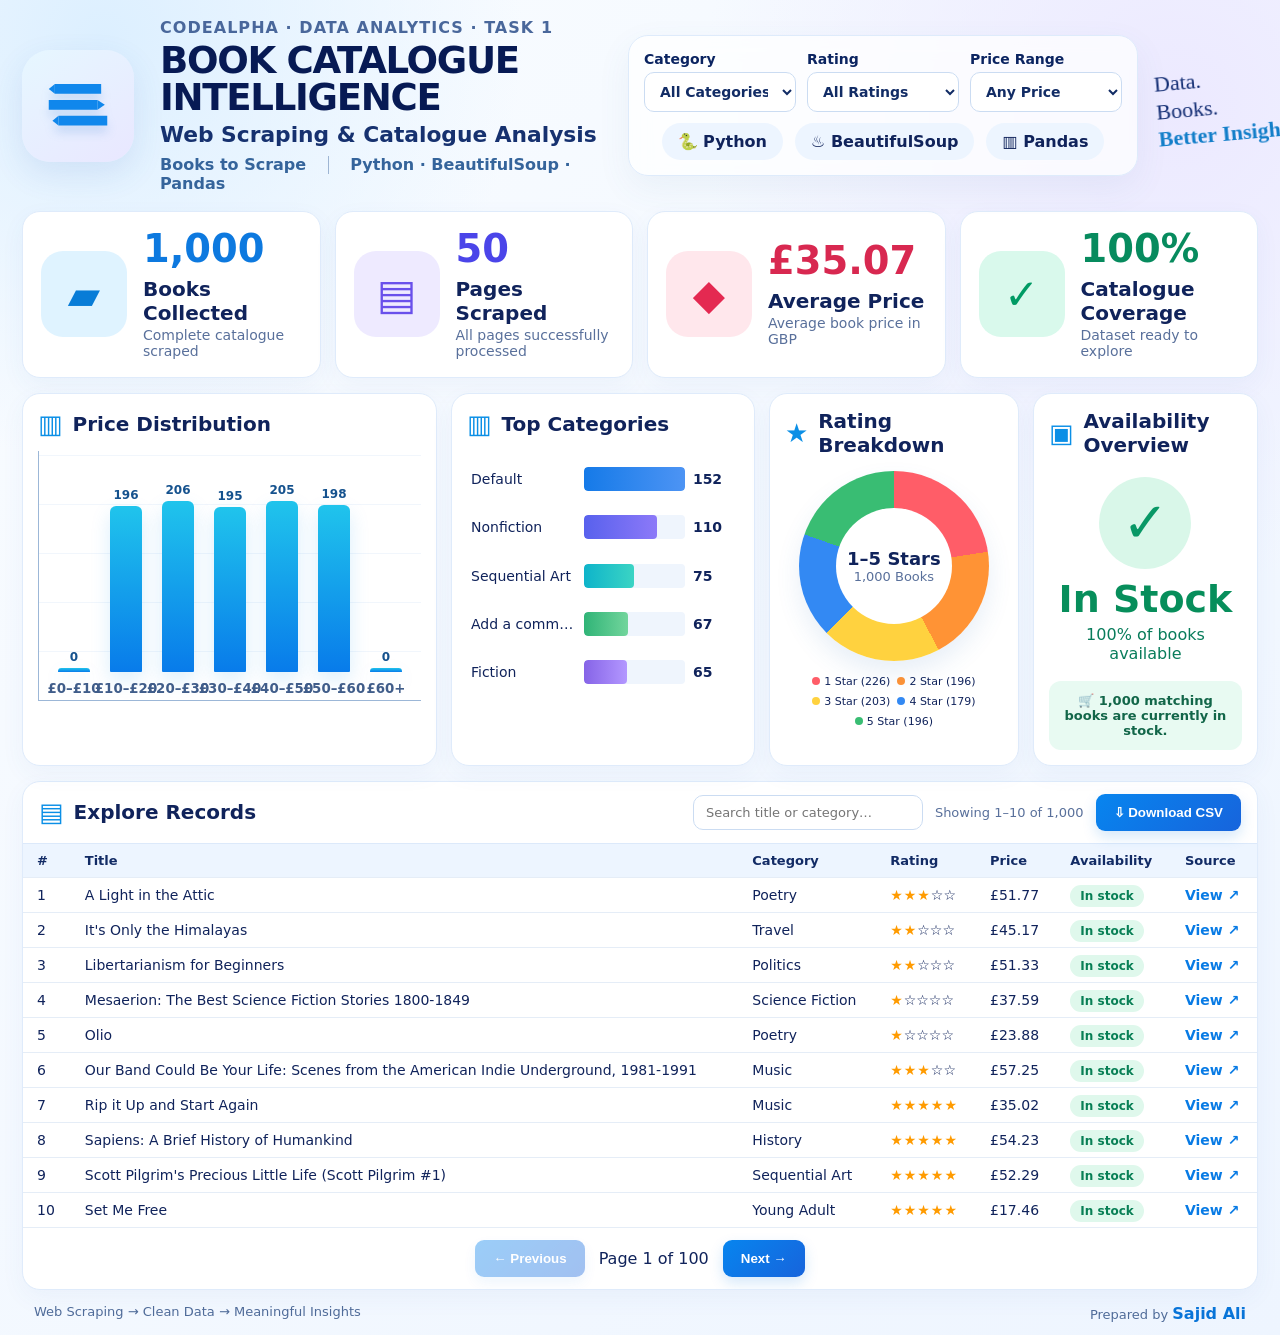
<file: index.html>
<!doctype html>
<html lang="en">
<head>
  <meta charset="utf-8">
  <meta name="viewport" content="width=device-width, initial-scale=1">
  <meta name="description" content="Interactive catalogue dashboard for CodeAlpha Data Analytics Task 1 — Web Scraping.">
  <title>Book Catalogue Intelligence | CodeAlpha Task 1</title>
  <link rel="stylesheet" href="dashboard/styles.css">
</head>
<body>
  <main class="dashboard-shell">
    <header class="topbar">
      <div class="brand-mark" aria-hidden="true">
        <svg viewBox="0 0 64 64"><path d="M13 14h38v8H13zM8 27h40v8H8zM16 40h40v8H16z"/><path d="M13 14l-5 4 5 4M48 27l6 4-6 4M16 40l-5 4 5 4"/></svg>
      </div>
      <section class="title-block">
        <p class="eyebrow">CODEALPHA · DATA ANALYTICS · TASK 1</p>
        <h1>BOOK CATALOGUE INTELLIGENCE</h1>
        <h2>Web Scraping &amp; Catalogue Analysis</h2>
        <p class="stack-line">Books to Scrape <span></span> Python · BeautifulSoup · Pandas</p>
      </section>
      <section class="filter-panel" aria-label="Dashboard filters">
        <label>Category<select id="categoryFilter"><option value="all">All Categories</option></select></label>
        <label>Rating<select id="ratingFilter"><option value="all">All Ratings</option><option value="5">5 Stars</option><option value="4">4 Stars</option><option value="3">3 Stars</option><option value="2">2 Stars</option><option value="1">1 Star</option></select></label>
        <label>Price Range<select id="priceFilter"><option value="all">Any Price</option><option value="0-20">Under £20</option><option value="20-40">£20–£40</option><option value="40-60">£40–£60</option><option value="60-999">£60+</option></select></label>
        <div class="tech-row"><span>🐍 Python</span><span>♨ BeautifulSoup</span><span>▥ Pandas</span></div>
      </section>
      <p class="motto">Data.<br>Books.<br><strong>Better Insights.</strong></p>
    </header>

    <section class="kpi-grid" aria-label="Catalogue summary">
      <article class="kpi"><div class="icon blue">▰</div><div><strong id="bookCount">1,000</strong><h3>Books Collected</h3><p>Complete catalogue scraped</p></div></article>
      <article class="kpi"><div class="icon violet">▤</div><div><strong id="pageCount">50</strong><h3>Pages Scraped</h3><p>All pages successfully processed</p></div></article>
      <article class="kpi"><div class="icon coral">◆</div><div><strong id="averagePrice">£35.07</strong><h3>Average Price</h3><p>Average book price in GBP</p></div></article>
      <article class="kpi"><div class="icon green">✓</div><div><strong id="coverage">100%</strong><h3>Catalogue Coverage</h3><p>Dataset ready to explore</p></div></article>
    </section>

    <section class="analytics-grid">
      <article class="panel price-panel">
        <div class="panel-title"><span class="mini-icon">▥</span><h3>Price Distribution</h3></div>
        <div id="priceChart" class="bar-chart vertical" aria-label="Price distribution chart"></div>
      </article>
      <article class="panel category-panel">
        <div class="panel-title"><span class="mini-icon">▥</span><h3>Top Categories</h3></div>
        <div id="categoryChart" class="bar-chart horizontal" aria-label="Top categories chart"></div>
      </article>
      <article class="panel rating-panel">
        <div class="panel-title"><span class="mini-icon">★</span><h3>Rating Breakdown</h3></div>
        <div class="donut-wrap"><div id="ratingDonut" class="donut"><div><strong>1–5 Stars</strong><span id="donutTotal">1,000 Books</span></div></div></div>
        <div id="ratingLegend" class="legend"></div>
      </article>
      <article class="panel stock-panel">
        <div class="panel-title"><span class="mini-icon">▣</span><h3>Availability Overview</h3></div>
        <div class="stock-check">✓</div><strong>In Stock</strong><p id="stockPercent">100% of books available</p>
        <div class="stock-note">🛒 <span id="stockNote">All 1,000 books in the catalogue are currently in stock.</span></div>
      </article>
    </section>

    <section class="records panel">
      <div class="records-head">
        <div class="panel-title"><span class="mini-icon">▤</span><h3>Explore Records</h3></div>
        <div class="records-actions"><input id="searchInput" type="search" placeholder="Search title or category…" aria-label="Search catalogue"><span id="recordSummary">Showing 1–10 of 1,000</span><button id="downloadBtn">⇩ Download CSV</button></div>
      </div>
      <div class="table-wrap">
        <table><thead><tr><th>#</th><th>Title</th><th>Category</th><th>Rating</th><th>Price</th><th>Availability</th><th>Source</th></tr></thead><tbody id="bookTable"></tbody></table>
      </div>
      <div class="pagination"><button id="prevPage">← Previous</button><span id="pageLabel">Page 1</span><button id="nextPage">Next →</button></div>
    </section>

    <footer><span>Web Scraping → Clean Data → Meaningful Insights</span><span>Prepared by <strong>Sajid Ali</strong></span></footer>
  </main>
  <script src="dashboard/data.js"></script>
  <script src="dashboard/app.js"></script>
</body>
</html>
</file>
<file: dashboard/styles.css>
:root{--navy:#071a54;--blue:#087bf0;--cyan:#21c7ed;--violet:#6655ed;--green:#0aa76d;--coral:#e42e55;--ink:#10235b;--muted:#59709b;--line:#dce9fa;--card:#fff;--bg:#f3f8ff}*{box-sizing:border-box}html{font-family:Inter,ui-sans-serif,system-ui,-apple-system,"Segoe UI",sans-serif;color:var(--ink);background:var(--bg)}body{margin:0;background:radial-gradient(circle at 8% 3%,#dcefff 0,transparent 24%),radial-gradient(circle at 92% 8%,#ece9ff 0,transparent 28%),linear-gradient(135deg,#f9fcff,#eef5ff);min-height:100vh}.dashboard-shell{width:min(1880px,100%);margin:auto;padding:18px 22px 12px}.topbar{display:grid;grid-template-columns:120px minmax(450px,1fr) minmax(510px,.82fr) 155px;gap:18px;align-items:center;padding-bottom:18px}.brand-mark{width:112px;height:112px;border-radius:28px;background:linear-gradient(145deg,#e6f7ff,#e9e7ff);display:grid;place-items:center;box-shadow:0 12px 32px #376fba1f}.brand-mark svg{width:78px;fill:#1087ec;filter:drop-shadow(0 7px 5px #1d70c72b)}.eyebrow{margin:0 0 5px;color:#49679b;font-weight:850;letter-spacing:.065em;font-size:16px}.title-block h1{margin:0;color:var(--navy);font-size:clamp(30px,2.9vw,52px);line-height:1;font-weight:900;letter-spacing:-.035em}.title-block h2{font-size:clamp(20px,1.7vw,30px);margin:6px 0 8px;color:#16316f;font-weight:650}.stack-line{margin:0;font-weight:700;color:#35649b}.stack-line span{display:inline-block;height:18px;width:1px;background:#9eb5d3;margin:0 16px -4px}.filter-panel{display:grid;grid-template-columns:repeat(3,1fr);gap:11px;padding:15px;border-radius:20px;background:#ffffffb8;border:1px solid #deebfb;box-shadow:0 12px 34px #426c9a12;backdrop-filter:blur(10px)}label{font-size:14px;font-weight:800;color:#0b2461}select,input{font:inherit;color:#122c65;border:1px solid #cbdcf2;background:#fff;border-radius:10px;outline:none}select{display:block;width:100%;padding:10px 11px;margin-top:5px}.tech-row{grid-column:1/-1;display:flex;gap:12px;justify-content:center}.tech-row span{padding:9px 16px;border-radius:999px;background:#edf5ff;font-weight:800}.motto{font-family:"Segoe Script",cursive;font-size:22px;line-height:1.25;transform:rotate(-5deg);color:#102b72;margin:0}.motto strong{color:#127ec9}.kpi-grid{display:grid;grid-template-columns:repeat(4,1fr);gap:14px;margin-bottom:15px}.kpi,.panel{background:var(--card);border:1px solid #dfebfb;box-shadow:0 8px 24px #3e6ba70d;border-radius:18px}.kpi{display:flex;gap:16px;align-items:center;padding:18px;min-height:132px}.icon{width:86px;height:86px;border-radius:22px;display:grid;place-items:center;font-size:42px;font-weight:900;flex:0 0 auto}.icon.blue{color:#087cd7;background:#dff3ff}.icon.violet{color:#6950eb;background:#eeeaff}.icon.coral{color:#e42951;background:#ffe7ec}.icon.green{color:#009b64;background:#d9f9ec}.kpi strong{display:block;font-size:clamp(32px,3vw,50px);line-height:1;color:#0d79df}.kpi:nth-child(2) strong{color:#4b45e9}.kpi:nth-child(3) strong{color:#d82850}.kpi:nth-child(4) strong{color:#078b5e}.kpi h3{font-size:20px;margin:8px 0 2px}.kpi p{margin:0;color:var(--muted);font-size:14px}.analytics-grid{display:grid;grid-template-columns:1.45fr 1.08fr .8fr .8fr;gap:14px;margin-bottom:15px}.panel{padding:15px}.panel-title{display:flex;align-items:center;gap:10px}.panel-title h3{font-size:20px;margin:0}.mini-icon{font-size:26px;color:#0b8fe6}.bar-chart{height:250px;margin-top:12px}.vertical{display:flex;align-items:flex-end;justify-content:space-around;gap:10px;padding:32px 14px 28px;border-left:1px solid #9cb7d7;border-bottom:1px solid #9cb7d7;background:repeating-linear-gradient(to top,transparent 0,transparent 48px,#e3edf9 49px)}.vbar-wrap{height:100%;display:flex;align-items:center;justify-content:flex-end;flex-direction:column;flex:1;min-width:42px;position:relative}.vbar{width:min(58px,75%);background:linear-gradient(#20c4ec,#087bea);border-radius:6px 6px 1px 1px;box-shadow:0 8px 20px #0b91e826;transition:.25s}.vbar-wrap small{position:absolute;bottom:-24px;font-weight:700;color:#405d8a;white-space:nowrap}.vbar-wrap b{font-size:12px;margin-bottom:4px;color:#15528e}.horizontal{display:grid;gap:12px;padding:10px 4px}.hrow{display:grid;grid-template-columns:105px 1fr 42px;align-items:center;gap:8px;font-size:14px}.hrow span:first-child{white-space:nowrap;overflow:hidden;text-overflow:ellipsis}.track{height:24px;background:#eff5fd;border-radius:4px;overflow:hidden}.fill{height:100%;border-radius:4px;background:linear-gradient(90deg,#157ae8,#4d94f4)}.hrow:nth-child(2) .fill{background:linear-gradient(90deg,#5861ed,#8c79f8)}.hrow:nth-child(3) .fill{background:linear-gradient(90deg,#0eb4ca,#3bd4c4)}.hrow:nth-child(4) .fill{background:linear-gradient(90deg,#30b477,#72d59c)}.hrow:nth-child(5) .fill{background:linear-gradient(90deg,#8664e7,#b397ff)}.donut-wrap{display:grid;place-items:center;padding:14px}.donut{width:190px;aspect-ratio:1;border-radius:50%;position:relative;background:conic-gradient(#ff5d68 0 20%,#ff9335 20% 40%,#ffd23f 40% 60%,#3389f3 60% 80%,#39bd73 80%);box-shadow:0 12px 25px #3676ba1d}.donut:after{content:"";position:absolute;inset:37px;border-radius:50%;background:#fff}.donut>div{position:absolute;inset:0;z-index:1;display:grid;place-content:center;text-align:center}.donut strong{font-size:18px}.donut span{font-size:13px;color:var(--muted)}.legend{display:flex;flex-wrap:wrap;gap:7px;justify-content:center;font-size:11px}.legend span{display:flex;gap:4px;align-items:center}.legend i{width:8px;height:8px;border-radius:50%}.stock-panel{text-align:center}.stock-panel .panel-title{text-align:left}.stock-check{width:92px;height:92px;border-radius:50%;display:grid;place-items:center;margin:20px auto 8px;background:#d9f7e9;color:#099866;font-size:56px;font-weight:900}.stock-panel>strong{font-size:38px;color:#078e5b}.stock-panel>p{margin:4px 0 18px;color:#087c5b}.stock-note{border-radius:12px;background:#e8faf2;padding:12px;color:#126649;font-size:13px;font-weight:700}.records{padding:0;overflow:hidden}.records-head{display:flex;justify-content:space-between;align-items:center;padding:12px 16px;border-bottom:1px solid var(--line)}.records-actions{display:flex;align-items:center;gap:12px;color:var(--muted);font-size:13px}.records-actions input{padding:9px 12px;width:230px}.records-actions button,.pagination button{border:0;border-radius:9px;background:linear-gradient(135deg,#0785ef,#1764dc);color:#fff;font-weight:800;padding:11px 18px;cursor:pointer;box-shadow:0 6px 14px #0978e32c}.table-wrap{overflow:auto}table{width:100%;border-collapse:collapse;min-width:900px;font-size:14px}th,td{padding:9px 14px;text-align:left;border-bottom:1px solid #e5edf7}th{background:#edf5ff;color:#122b65;font-size:13px}tbody tr:hover{background:#f4f9ff}.stars{color:#ff9b00;letter-spacing:1px}.status{color:#087f55;background:#dff8ec;padding:4px 10px;border-radius:999px;font-weight:800;font-size:12px}.source-link{color:#087be5;text-decoration:none;font-weight:800}.pagination{display:flex;justify-content:center;align-items:center;gap:14px;padding:12px}.pagination button:disabled{opacity:.4;cursor:not-allowed}footer{display:flex;justify-content:space-between;padding:14px 12px 0;color:#4f6b99;font-size:13px}footer strong{font-size:16px;color:#0874d8}@media(max-width:1200px){.topbar{grid-template-columns:80px 1fr 1fr}.brand-mark{width:76px;height:76px}.brand-mark svg{width:54px}.motto{display:none}.analytics-grid{grid-template-columns:1.2fr 1fr}.rating-panel,.stock-panel{min-height:340px}}@media(max-width:820px){.dashboard-shell{padding:12px}.topbar{grid-template-columns:1fr;text-align:center}.brand-mark{margin:auto}.filter-panel{grid-template-columns:1fr}.tech-row{flex-wrap:wrap}.stack-line span{margin:0 8px}.kpi-grid{grid-template-columns:1fr 1fr}.analytics-grid{grid-template-columns:1fr}.records-head,.records-actions{align-items:stretch;flex-direction:column}.records-actions input{width:100%}.records-actions span{display:none}footer{gap:8px;flex-direction:column;text-align:center}}@media(max-width:520px){.kpi-grid{grid-template-columns:1fr}.kpi{min-height:110px}.analytics-grid{gap:10px}.title-block h1{font-size:31px}.title-block h2{font-size:19px}.eyebrow{font-size:13px}.bar-chart{height:230px}.hrow{grid-template-columns:88px 1fr 36px}.tech-row span{padding:7px 10px;font-size:12px}}
</file>
